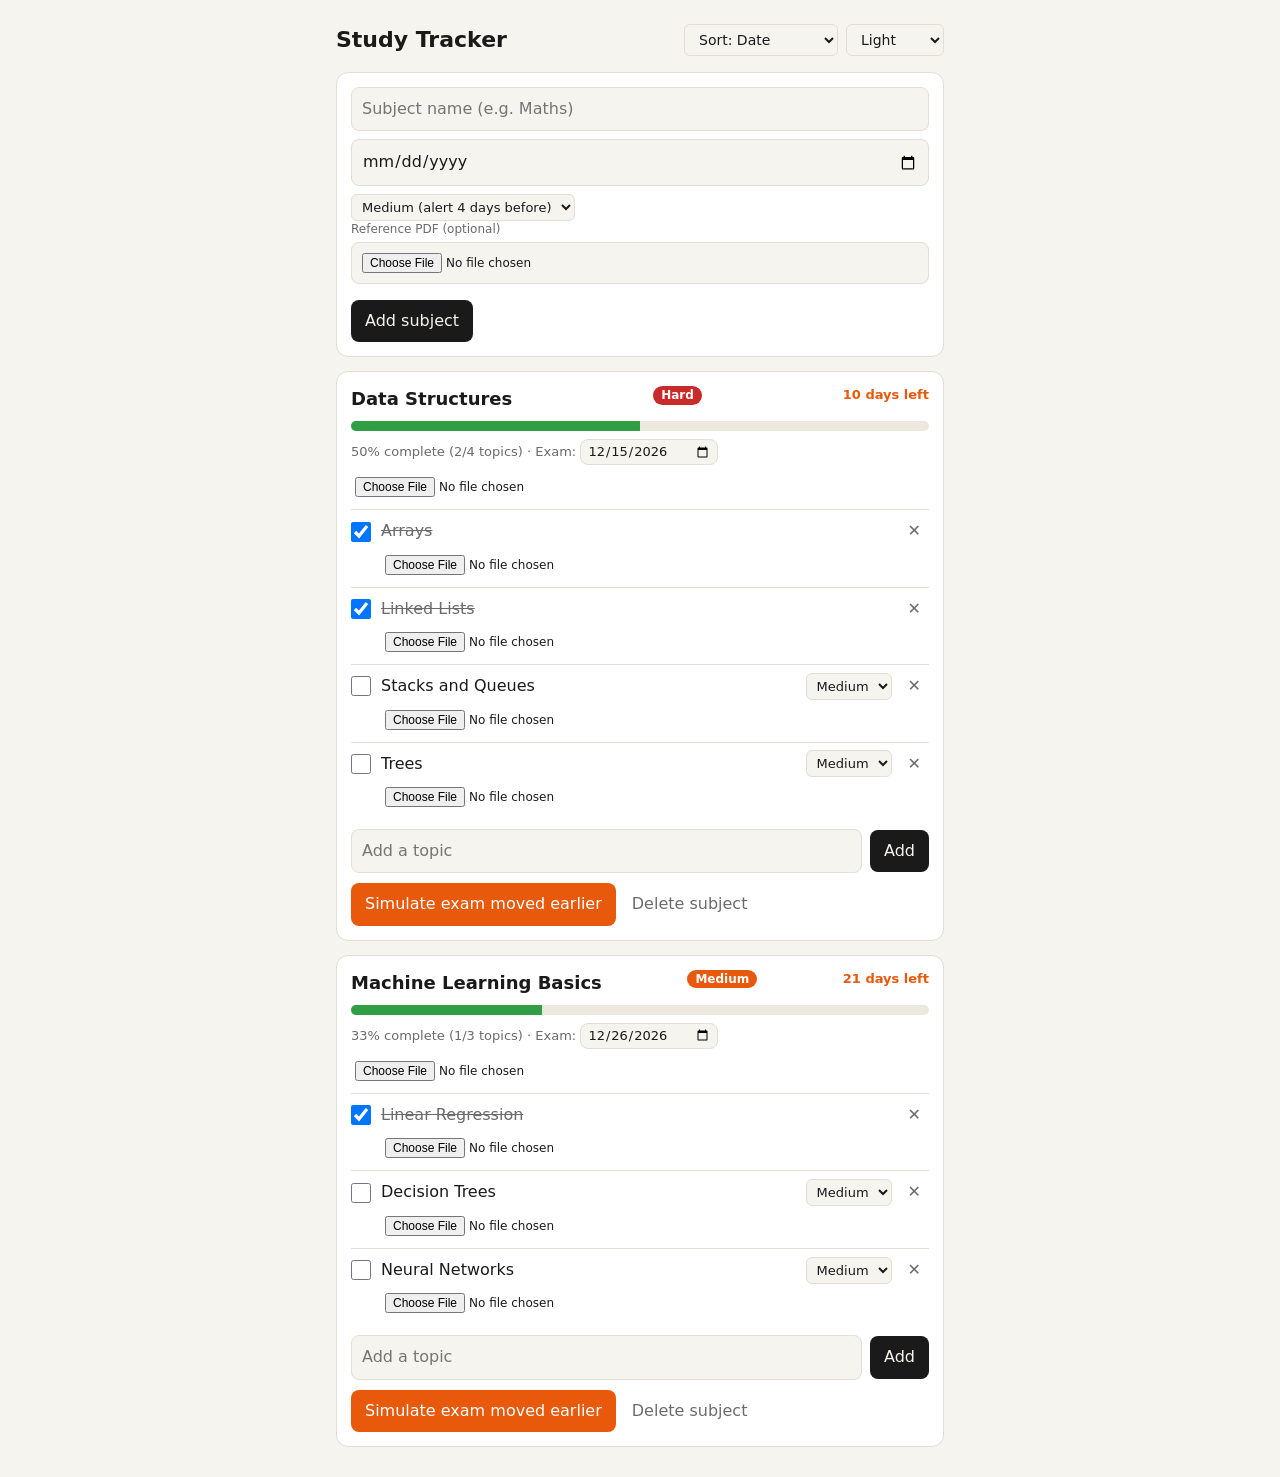
<file: index.html>
<!DOCTYPE html>
<html lang="en">
<head>
<meta charset="utf-8">
<meta name="viewport" content="width=device-width, initial-scale=1, viewport-fit=cover">
<title>Study Tracker</title>
<link rel="stylesheet" href="styles.css">
</head>
<body>
<main>
  <div class="top">
    <h1>Study Tracker</h1>
    <div class="top-controls">
      <select id="sort-select" class="theme" aria-label="Sort subjects by">
        <option value="date">Sort: Date</option>
        <option value="difficulty">Sort: Difficulty</option>
        <option value="pending">Sort: Pending %</option>
      </select>
      <select id="theme-select" class="theme" aria-label="Theme">
        <option value="light">Light</option>
        <option value="dark">Dark</option>
        <option value="jellyfish">JellyFish</option>
      </select>
    </div>
  </div>
  <form id="subject-form" class="card">
    <input name="subject" placeholder="Subject name (e.g. Maths)" maxlength="60" aria-label="Subject name">
    <input name="exam" type="date" aria-label="Exam date">
    <select name="difficulty" aria-label="Difficulty">
      <option value="hard">Hard (alert 7 days before)</option>
      <option value="medium" selected>Medium (alert 4 days before)</option>
      <option value="easy">Easy (alert 2 days before)</option>
    </select>
    <label class="file-label">Reference PDF (optional)<input type="file" name="pdf" accept="application/pdf,.pdf" aria-label="Subject reference PDF (optional)"></label>
    <button>Add subject</button>
  </form>
  <div id="list"></div>
</main>
<div id="toast" class="toast" role="status" aria-live="polite"></div>
<script src="app.js"></script>
</body>
</html>
</file>
<file: styles.css>
/* Study Tracker styles. Colors are tokens on :root so light/dark mode is one place. */
:root{--bg:#f6f4ef;--card:#fff;--fg:#1a1a1a;--mut:#6b6b6b;--line:#e2ded4;--acc:#e8590c;--ok:#2f9e44;--bad:#c92a2a;--track:#ece8de;--acc-soft:rgba(232,89,12,.15);--bad-soft:rgba(201,42,42,.12);--ok-soft:rgba(47,158,68,.15);box-sizing:border-box;padding-top:env(safe-area-inset-top,0px);padding-bottom:env(safe-area-inset-bottom,0px)}
@media (prefers-color-scheme:dark){:root:not([data-theme="light"]){--bg:#141414;--card:#1e1e1e;--fg:#f2f2f2;--mut:#a0a0a0;--line:#333;--acc:#ff8a4c;--ok:#51cf66;--track:#2c2c2c;--acc-soft:rgba(255,138,76,.18);--bad-soft:rgba(238,124,128,.18);--ok-soft:rgba(81,207,102,.18);color-scheme:dark}}
:root[data-theme="dark"]{--bg:#141414;--card:#1e1e1e;--fg:#f2f2f2;--mut:#a0a0a0;--line:#333;--acc:#ff8a4c;--ok:#51cf66;--track:#2c2c2c;--acc-soft:rgba(255,138,76,.18);--bad-soft:rgba(238,124,128,.18);--ok-soft:rgba(81,207,102,.18);color-scheme:dark}
*,*::before,*::after{box-sizing:inherit}
body{margin:0;background:var(--bg);color:var(--fg);font:16px/1.4 system-ui,-apple-system,"Segoe UI",sans-serif}
main{max-width:640px;margin:0 auto;padding:16px}
h1{font-size:22px;margin:8px 0 16px}
.card{background:var(--card);border:1px solid var(--line);border-radius:12px;padding:14px;margin-bottom:14px}
input:not([type=checkbox]){width:100%;padding:10px;border:1px solid var(--line);border-radius:8px;background:var(--bg);color:var(--fg);font:inherit;margin-bottom:8px}
button{font:inherit;cursor:pointer;border:0;border-radius:8px;padding:10px 14px;background:var(--fg);color:var(--bg)}
button.ghost{background:none;color:var(--mut);padding:6px 8px}
button.accent{background:var(--acc);color:#fff}
:focus-visible{outline:2px solid var(--acc);outline-offset:2px}
.row{display:flex;gap:8px;align-items:center;margin-top:10px}
.row input{margin:0}
.head{display:flex;justify-content:space-between;align-items:flex-start;gap:8px}
.head h2{margin:0;font-size:18px}
.cd{font-size:13px;font-weight:600;color:var(--acc);white-space:nowrap}
.cd.past{color:var(--mut)}
.bar{height:10px;background:var(--track);border-radius:99px;overflow:hidden;margin:10px 0 4px}
.bar i{display:block;height:100%;background:var(--ok);transition:width .3s}
.pct{font-size:13px;color:var(--mut);margin:0 0 8px}
.warn{background:var(--acc-soft);border:1px solid var(--acc);border-radius:8px;padding:8px 10px;font-size:14px;margin:8px 0}
.topics{list-style:none;margin:0;padding:0}
.topic{border-top:1px solid var(--line);padding:4px 0}
.topic-main{display:flex;align-items:center;gap:8px}
.topic label{flex:1;display:flex;align-items:center;gap:10px;padding:6px 0}
.topic input[type=checkbox]{width:20px;height:20px;margin:0;flex:none}
.topic.done span{text-decoration:line-through;color:var(--mut)}
.topic.hl{background:var(--acc-soft);border-left:4px solid var(--acc);padding-left:8px;font-weight:600}
.topic-pdf{display:flex;align-items:center;gap:6px;flex-wrap:wrap;margin:2px 0 4px 30px;font-size:12px}
.actions{display:flex;flex-wrap:wrap;gap:8px;align-items:center;margin-top:10px}
.empty{color:var(--mut);text-align:center;padding:20px}
.toast{position:fixed;left:50%;bottom:calc(16px + env(safe-area-inset-bottom,0px));transform:translateX(-50%);background:var(--ok);color:#fff;padding:10px 16px;border-radius:99px;font-size:14px;max-width:90%;opacity:0;pointer-events:none;transition:opacity .2s;z-index:5}
.toast.show{opacity:1}
.toast.bad{background:var(--bad)}
select{font:inherit;font-size:13px;padding:4px 6px;border:1px solid var(--line);border-radius:6px;background:var(--bg);color:var(--fg)}
.plan{border:1px solid var(--line);border-radius:8px;padding:8px 12px;margin:8px 0;font-size:14px}
.plan ol{margin:6px 0;padding-left:22px}
.plan li{margin:4px 0}
.plan p{margin:4px 0 0;color:var(--mut)}
.pri{font-size:12px;font-weight:600;border-radius:99px;padding:1px 8px;color:#fff;background:var(--mut)}
.pri.high{background:var(--bad)}
.pri.med{background:var(--acc)}
.top{display:flex;justify-content:space-between;align-items:center;gap:8px;margin:8px 0 16px}
.top h1{margin:0}
.top-controls{display:flex;gap:8px;flex-wrap:wrap}
select.theme{font-size:14px;padding:6px 10px}
.diff{font-size:12px;font-weight:600;border-radius:99px;padding:1px 8px;color:#fff;background:var(--mut)}
.diff.hard{background:var(--bad)}
.diff.medium{background:var(--acc)}
.alert{background:var(--bad-soft);border:1px solid var(--bad);border-radius:8px;padding:8px 10px;font-size:14px;margin:8px 0}
.pct input[type=date].exam-date{width:auto;display:inline-block;padding:2px 6px;margin:4px 0 0;font-size:13px}
.pdf-row{display:flex;align-items:center;gap:8px;flex-wrap:wrap;margin:4px 0 8px;font-size:13px}
.pdf-link{color:var(--acc);text-decoration:none}
.pdf-link:hover{text-decoration:underline}
input.pdf-input{width:auto;display:inline-block;font-size:12px;padding:4px;margin:0;background:none;border:none}
.wish{background:var(--ok-soft);border:1px solid var(--ok);border-radius:8px;padding:10px 12px;font-size:14px;font-weight:600;text-align:center;margin:8px 0}
.file-label{display:block;font-size:12px;color:var(--mut);margin-bottom:8px}
.file-label input{width:100%;margin-top:4px}
/* JellyFish theme: dark blue-grey with the JellyFish pink-red accent (#ff0055) and cyan highlights. Edit these colors to tweak it. */
:root[data-theme="jellyfish"]{--bg:#1a1c23;--card:#222631;--fg:#bfcae0;--mut:#8b96ac;--line:#343b4c;--acc:#ff0055;--acc-soft:rgba(255,0,85,.16);--ok:#61cbee;--bad:#ee7c80;--bad-soft:rgba(238,124,128,.16);--ok-soft:rgba(97,203,238,.16);--track:#2d3342;color-scheme:dark}
:root[data-theme="jellyfish"] h1{background:linear-gradient(90deg,#ff0055,#ec7bee,#61cbee);-webkit-background-clip:text;background-clip:text;-webkit-text-fill-color:transparent;color:transparent}
:root[data-theme="jellyfish"] .card{box-shadow:0 0 0 1px rgba(255,0,85,.12),0 6px 20px rgba(97,203,238,.06)}
:root[data-theme="jellyfish"] .toast,:root[data-theme="jellyfish"] .pri{color:#10131a}
</file>
